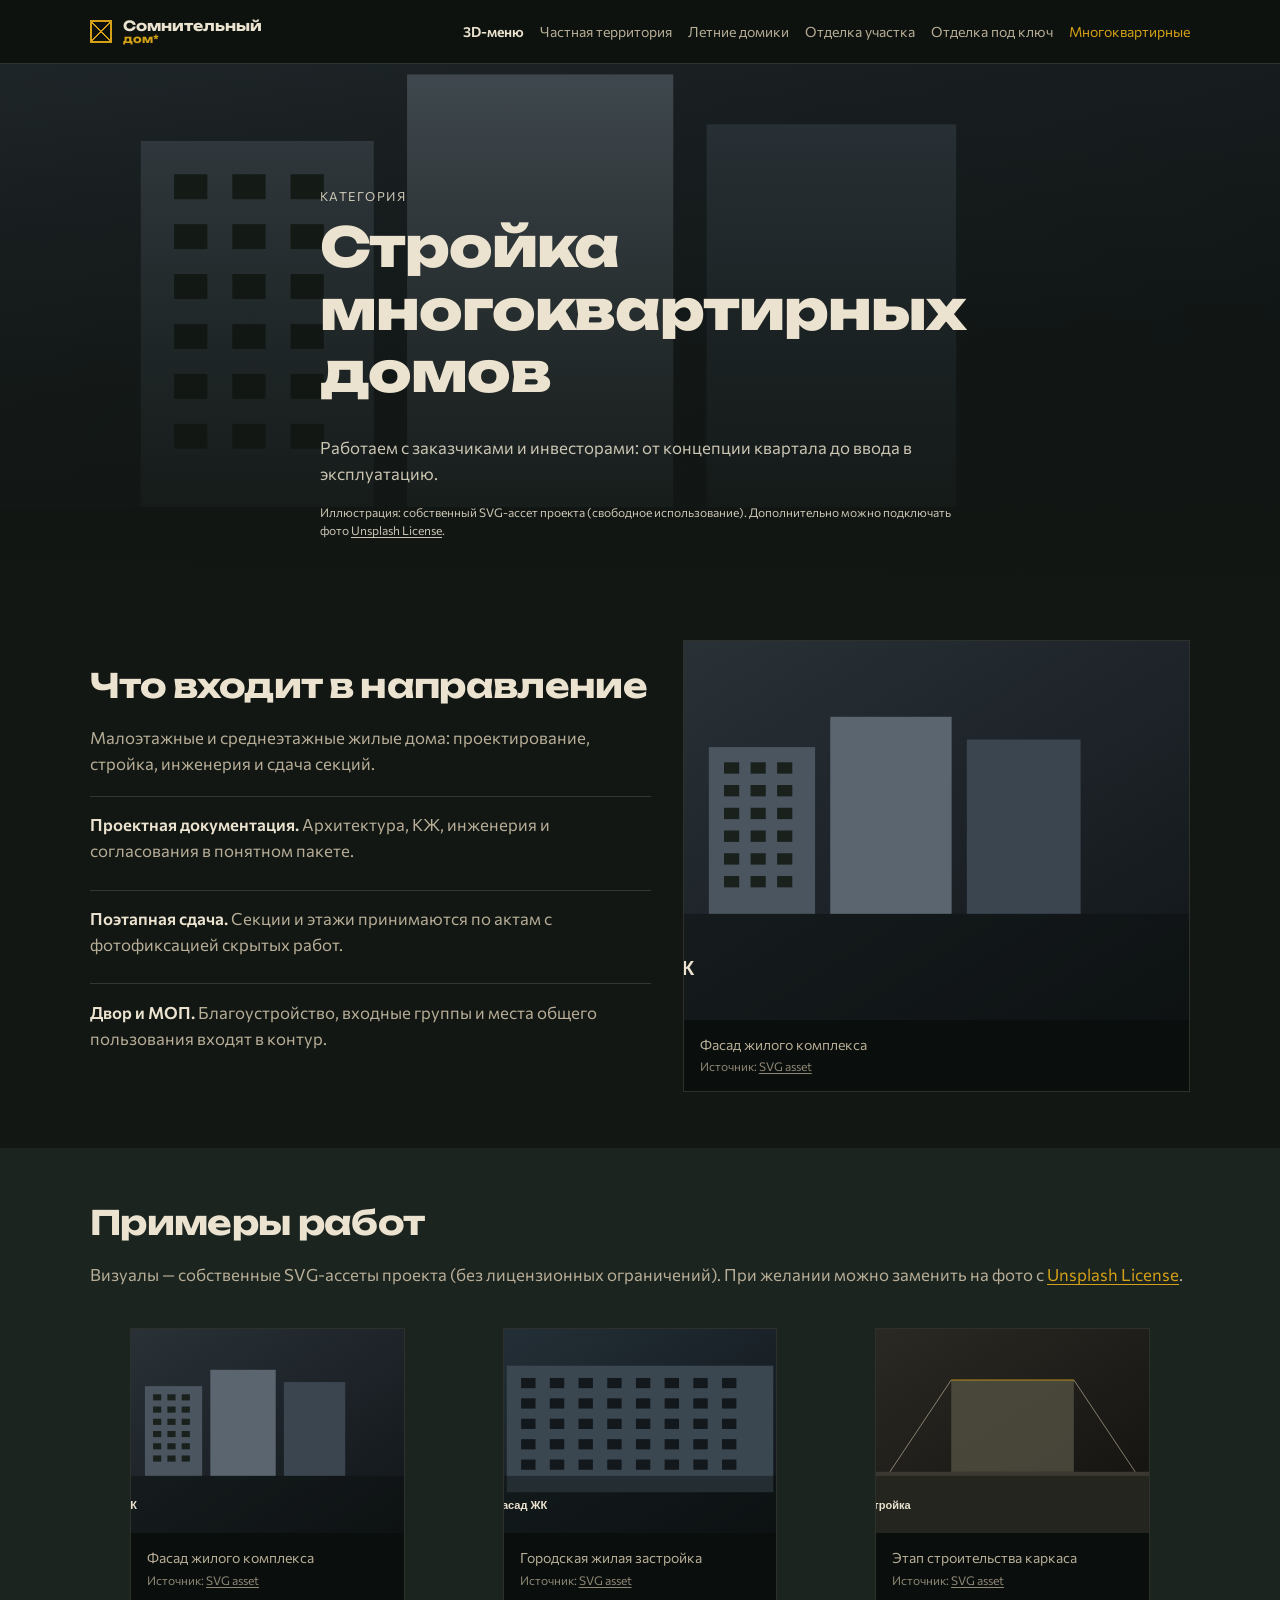
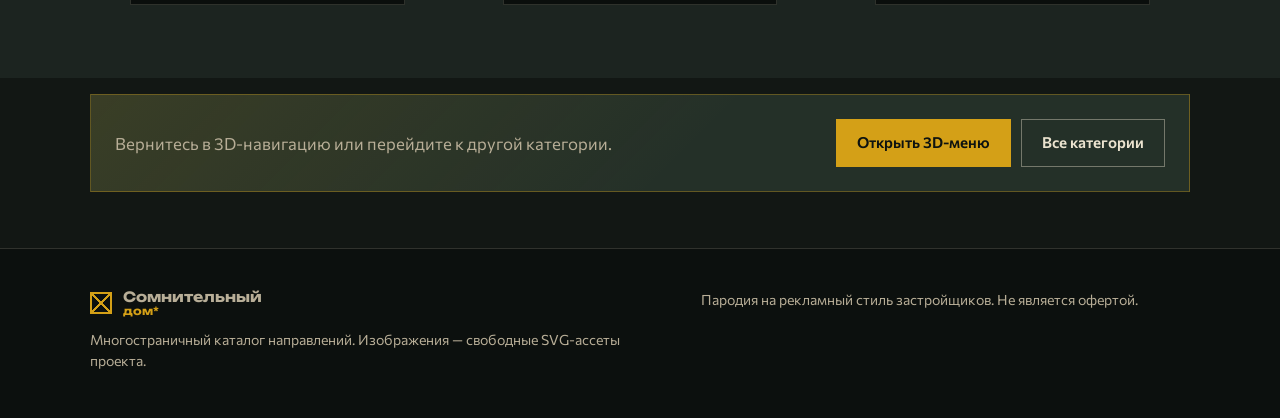
<file: apartments.html>
<!DOCTYPE html>
<html lang="ru">
<head>
  <meta charset="UTF-8" />
  <meta name="viewport" content="width=device-width, initial-scale=1, viewport-fit=cover" />
  <title>Стройка многоквартирных домов — Сомнительный дом</title>
  <meta name="description" content="Малоэтажные и среднеэтажные жилые дома: проектирование, стройка, инженерия и сдача секций." />
  <link rel="preconnect" href="https://fonts.googleapis.com" />
  <link rel="preconnect" href="https://fonts.gstatic.com" crossorigin />
  <link href="https://fonts.googleapis.com/css2?family=Commissioner:wght@400;500;600;700&family=Unbounded:wght@500;700;800&display=swap" rel="stylesheet" />
  <link rel="stylesheet" href="css/site.css" />
</head>
<body>
  <header class="site-header">
    <div class="site-header__inner">
      <a class="logo" href="index.html" aria-label="На главную — 3D-навигация">
        <span class="logo__mark" aria-hidden="true"></span>
        <span class="logo__text">Сомнительный<span>дом*</span></span>
      </a>
      <button class="menu-toggle" type="button" id="menu-toggle" aria-label="Открыть меню" aria-expanded="false" aria-controls="site-nav">
        <span></span><span></span>
      </button>
      <nav class="site-nav" id="site-nav" aria-label="Категории">
        <a class="is-home" href="index.html">3D-меню</a>
          <a href="private.html" class="">Частная территория</a>
          <a href="summer.html" class="">Летние домики</a>
          <a href="landscaping.html" class="">Отделка участка</a>
          <a href="finish.html" class="">Отделка под ключ</a>
          <a href="apartments.html" class="is-active">Многоквартирные</a>
      </nav>
    </div>
  </header>

  <main>
    <section class="page-hero">
      <div class="page-hero__media" style="background-image:url('images/apt-1.svg')" role="img" aria-label="Стройка многоквартирных домов"></div>
      <div class="page-hero__veil"></div>
      <div class="page-hero__content">
        <p class="eyebrow">Категория</p>
        <h1>Стройка многоквартирных домов</h1>
        <p>Работаем с заказчиками и инвесторами: от концепции квартала до ввода в эксплуатацию.</p>
        <p class="photo-credit">Иллюстрация: собственный SVG-ассет проекта (свободное использование). Дополнительно можно подключать фото <a href="https://unsplash.com/license" rel="noopener noreferrer" target="_blank">Unsplash License</a>.</p>
      </div>
    </section>

    <section class="section">
      <div class="wrap grid-2">
        <div>
          <h2>Что входит в направление</h2>
          <p>Малоэтажные и среднеэтажные жилые дома: проектирование, стройка, инженерия и сдача секций.</p>
          <ul class="feature-list">
            <li><strong>Проектная документация.</strong> Архитектура, КЖ, инженерия и согласования в понятном пакете.</li>
            <li><strong>Поэтапная сдача.</strong> Секции и этажи принимаются по актам с фотофиксацией скрытых работ.</li>
            <li><strong>Двор и МОП.</strong> Благоустройство, входные группы и места общего пользования входят в контур.</li>
          </ul>
        </div>
        <div class="photo-card">
          <img src="images/apt-1.svg" alt="Жилой комплекс" width="900" height="675" loading="eager" />
          <figcaption>Фасад жилого комплекса<br /><span class="photo-credit">Источник: <a href="images/apt-1.svg" rel="noopener noreferrer">SVG asset</a></span></figcaption>
        </div>
      </div>
    </section>

    <section class="section section--alt">
      <div class="wrap">
        <h2>Примеры работ</h2>
        <p>Визуалы — собственные SVG-ассеты проекта (без лицензионных ограничений). При желании можно заменить на фото с <a href="https://unsplash.com/license" rel="noopener noreferrer" target="_blank">Unsplash License</a>.</p>
        <div class="grid-3" style="margin-top:1.5rem">
          <figure class="photo-card">
            <img src="images/apt-1.svg" alt="Жилой комплекс" width="800" height="600" loading="lazy" />
            <figcaption>Фасад жилого комплекса<br /><span class="photo-credit">Источник: <a href="images/apt-1.svg" rel="noopener noreferrer">SVG asset</a></span></figcaption>
          </figure>
          <figure class="photo-card">
            <img src="images/apt-2.svg" alt="Городская застройка" width="800" height="600" loading="lazy" />
            <figcaption>Городская жилая застройка<br /><span class="photo-credit">Источник: <a href="images/apt-2.svg" rel="noopener noreferrer">SVG asset</a></span></figcaption>
          </figure>
          <figure class="photo-card">
            <img src="images/apt-3.svg" alt="Строительство" width="800" height="600" loading="lazy" />
            <figcaption>Этап строительства каркаса<br /><span class="photo-credit">Источник: <a href="images/apt-3.svg" rel="noopener noreferrer">SVG asset</a></span></figcaption>
          </figure>
        </div>
      </div>
    </section>

    <div class="wrap">
      <div class="cta-band">
        <p>Вернитесь в 3D-навигацию или перейдите к другой категории.</p>
        <div style="display:flex;flex-wrap:wrap;gap:0.65rem">
          <a class="btn" href="index.html">Открыть 3D-меню</a>
          <a class="btn btn--ghost" href="index.html#list">Все категории</a>
        </div>
      </div>
    </div>
  </main>

  <footer class="site-footer">
    <div class="wrap site-footer__grid">
      <div>
        <p class="logo logo--footer" style="margin-bottom:0.75rem">
          <span class="logo__mark" aria-hidden="true"></span>
          <span class="logo__text">Сомнительный<span>дом*</span></span>
        </p>
        <p>Многостраничный каталог направлений. Изображения — свободные SVG-ассеты проекта.</p>
      </div>
      <div>
        <p>Пародия на рекламный стиль застройщиков. Не является офертой.</p>
      </div>
    </div>
  </footer>

  <script src="js/site.js"></script>
</body>
</html>
</file>
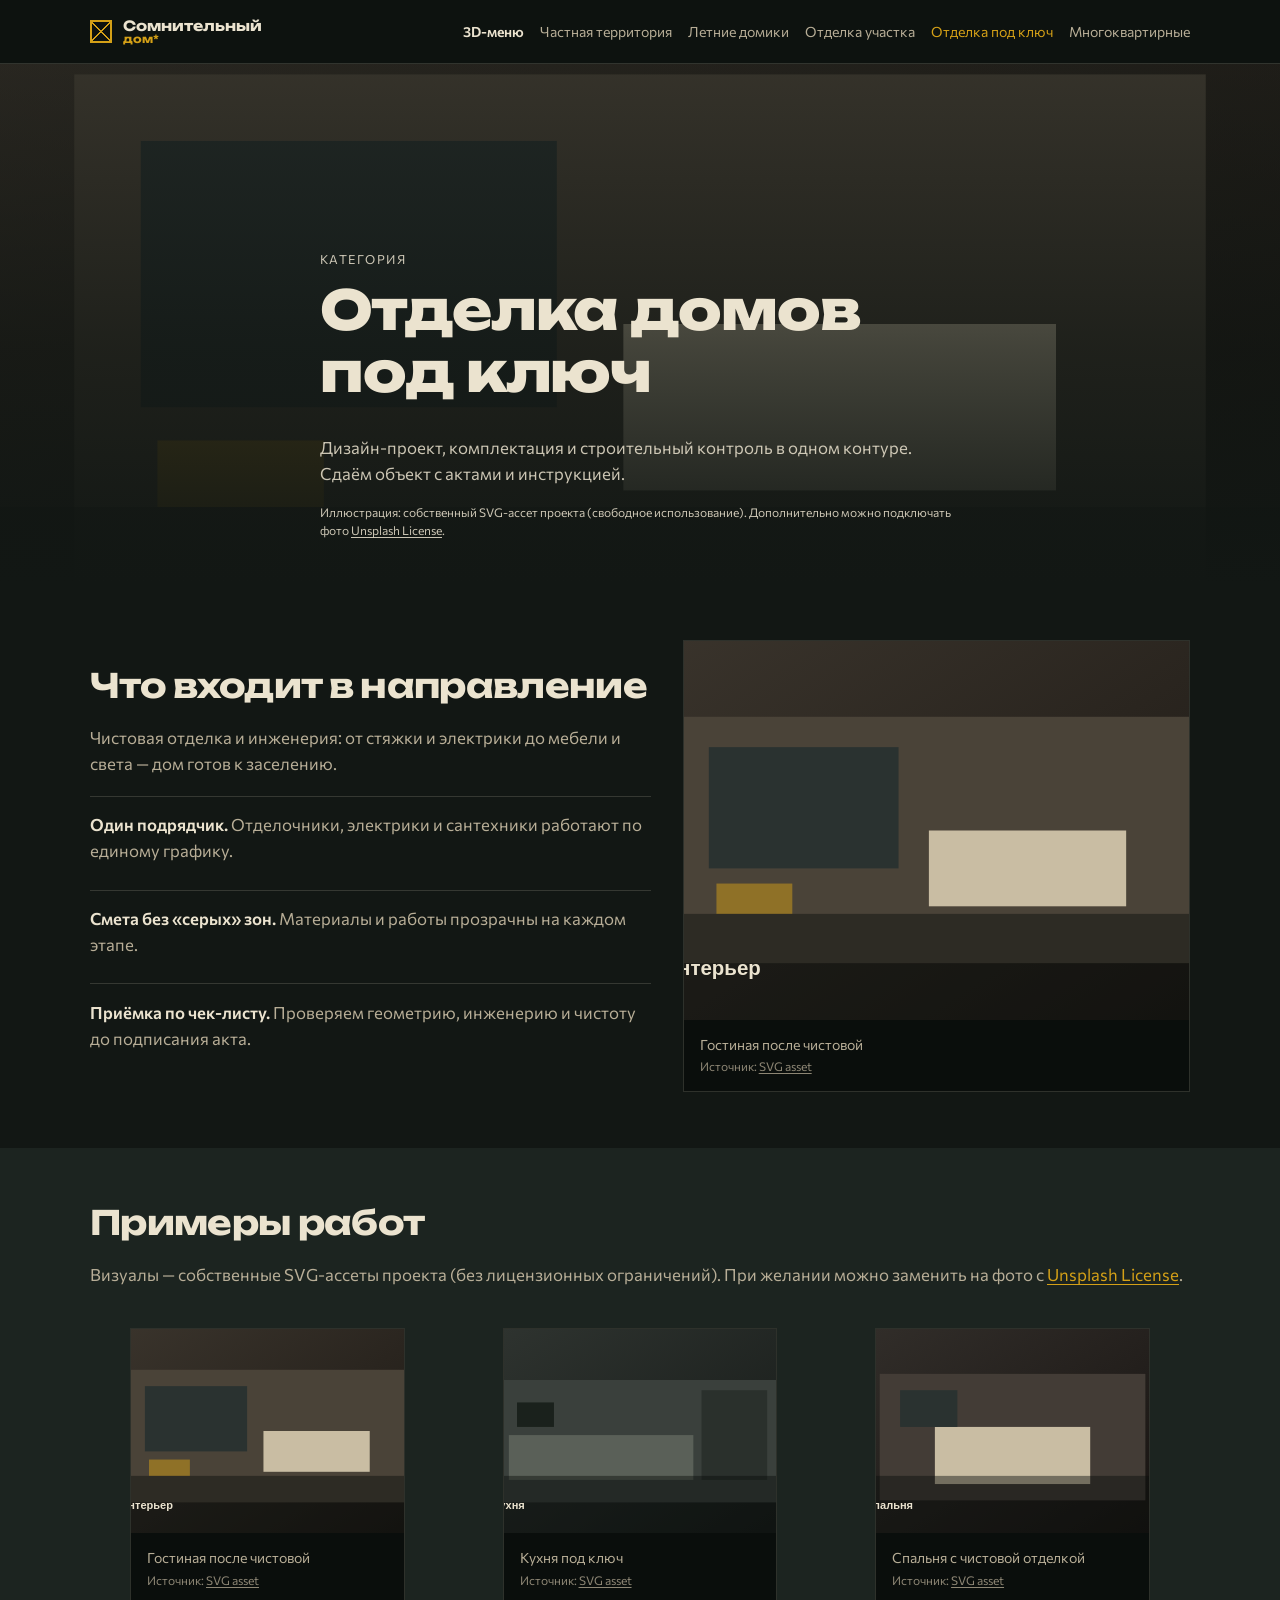
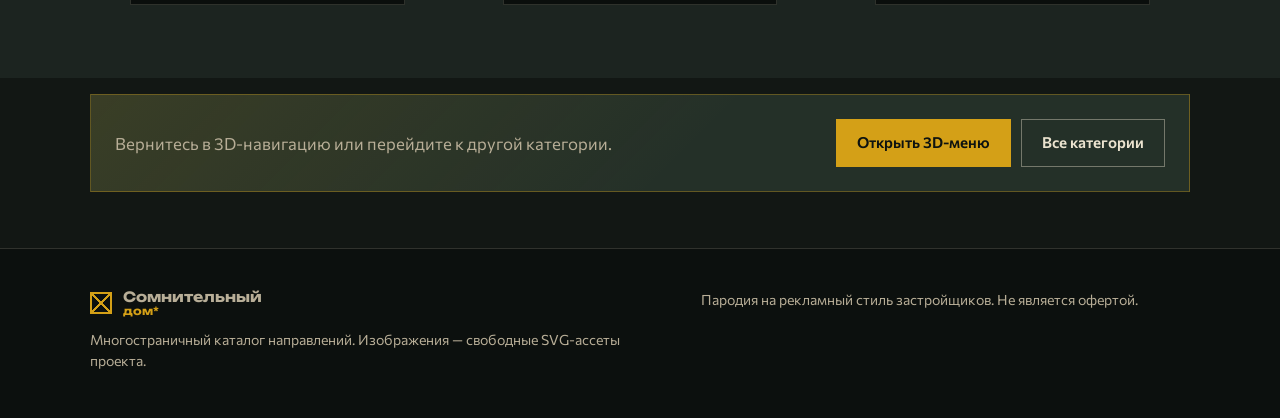
<file: finish.html>
<!DOCTYPE html>
<html lang="ru">
<head>
  <meta charset="UTF-8" />
  <meta name="viewport" content="width=device-width, initial-scale=1, viewport-fit=cover" />
  <title>Отделка домов под ключ — Сомнительный дом</title>
  <meta name="description" content="Чистовая отделка и инженерия: от стяжки и электрики до мебели и света — дом готов к заселению." />
  <link rel="preconnect" href="https://fonts.googleapis.com" />
  <link rel="preconnect" href="https://fonts.gstatic.com" crossorigin />
  <link href="https://fonts.googleapis.com/css2?family=Commissioner:wght@400;500;600;700&family=Unbounded:wght@500;700;800&display=swap" rel="stylesheet" />
  <link rel="stylesheet" href="css/site.css" />
</head>
<body>
  <header class="site-header">
    <div class="site-header__inner">
      <a class="logo" href="index.html" aria-label="На главную — 3D-навигация">
        <span class="logo__mark" aria-hidden="true"></span>
        <span class="logo__text">Сомнительный<span>дом*</span></span>
      </a>
      <button class="menu-toggle" type="button" id="menu-toggle" aria-label="Открыть меню" aria-expanded="false" aria-controls="site-nav">
        <span></span><span></span>
      </button>
      <nav class="site-nav" id="site-nav" aria-label="Категории">
        <a class="is-home" href="index.html">3D-меню</a>
          <a href="private.html" class="">Частная территория</a>
          <a href="summer.html" class="">Летние домики</a>
          <a href="landscaping.html" class="">Отделка участка</a>
          <a href="finish.html" class="is-active">Отделка под ключ</a>
          <a href="apartments.html" class="">Многоквартирные</a>
      </nav>
    </div>
  </header>

  <main>
    <section class="page-hero">
      <div class="page-hero__media" style="background-image:url('images/finish-1.svg')" role="img" aria-label="Отделка домов под ключ"></div>
      <div class="page-hero__veil"></div>
      <div class="page-hero__content">
        <p class="eyebrow">Категория</p>
        <h1>Отделка домов под ключ</h1>
        <p>Дизайн-проект, комплектация и строительный контроль в одном контуре. Сдаём объект с актами и инструкцией.</p>
        <p class="photo-credit">Иллюстрация: собственный SVG-ассет проекта (свободное использование). Дополнительно можно подключать фото <a href="https://unsplash.com/license" rel="noopener noreferrer" target="_blank">Unsplash License</a>.</p>
      </div>
    </section>

    <section class="section">
      <div class="wrap grid-2">
        <div>
          <h2>Что входит в направление</h2>
          <p>Чистовая отделка и инженерия: от стяжки и электрики до мебели и света — дом готов к заселению.</p>
          <ul class="feature-list">
            <li><strong>Один подрядчик.</strong> Отделочники, электрики и сантехники работают по единому графику.</li>
            <li><strong>Смета без «серых» зон.</strong> Материалы и работы прозрачны на каждом этапе.</li>
            <li><strong>Приёмка по чек-листу.</strong> Проверяем геометрию, инженерию и чистоту до подписания акта.</li>
          </ul>
        </div>
        <div class="photo-card">
          <img src="images/finish-1.svg" alt="Гостиная" width="900" height="675" loading="eager" />
          <figcaption>Гостиная после чистовой<br /><span class="photo-credit">Источник: <a href="images/finish-1.svg" rel="noopener noreferrer">SVG asset</a></span></figcaption>
        </div>
      </div>
    </section>

    <section class="section section--alt">
      <div class="wrap">
        <h2>Примеры работ</h2>
        <p>Визуалы — собственные SVG-ассеты проекта (без лицензионных ограничений). При желании можно заменить на фото с <a href="https://unsplash.com/license" rel="noopener noreferrer" target="_blank">Unsplash License</a>.</p>
        <div class="grid-3" style="margin-top:1.5rem">
          <figure class="photo-card">
            <img src="images/finish-1.svg" alt="Гостиная" width="800" height="600" loading="lazy" />
            <figcaption>Гостиная после чистовой<br /><span class="photo-credit">Источник: <a href="images/finish-1.svg" rel="noopener noreferrer">SVG asset</a></span></figcaption>
          </figure>
          <figure class="photo-card">
            <img src="images/finish-2.svg" alt="Кухня" width="800" height="600" loading="lazy" />
            <figcaption>Кухня под ключ<br /><span class="photo-credit">Источник: <a href="images/finish-2.svg" rel="noopener noreferrer">SVG asset</a></span></figcaption>
          </figure>
          <figure class="photo-card">
            <img src="images/finish-3.svg" alt="Спальня" width="800" height="600" loading="lazy" />
            <figcaption>Спальня с чистовой отделкой<br /><span class="photo-credit">Источник: <a href="images/finish-3.svg" rel="noopener noreferrer">SVG asset</a></span></figcaption>
          </figure>
        </div>
      </div>
    </section>

    <div class="wrap">
      <div class="cta-band">
        <p>Вернитесь в 3D-навигацию или перейдите к другой категории.</p>
        <div style="display:flex;flex-wrap:wrap;gap:0.65rem">
          <a class="btn" href="index.html">Открыть 3D-меню</a>
          <a class="btn btn--ghost" href="index.html#list">Все категории</a>
        </div>
      </div>
    </div>
  </main>

  <footer class="site-footer">
    <div class="wrap site-footer__grid">
      <div>
        <p class="logo logo--footer" style="margin-bottom:0.75rem">
          <span class="logo__mark" aria-hidden="true"></span>
          <span class="logo__text">Сомнительный<span>дом*</span></span>
        </p>
        <p>Многостраничный каталог направлений. Изображения — свободные SVG-ассеты проекта.</p>
      </div>
      <div>
        <p>Пародия на рекламный стиль застройщиков. Не является офертой.</p>
      </div>
    </div>
  </footer>

  <script src="js/site.js"></script>
</body>
</html>
</file>
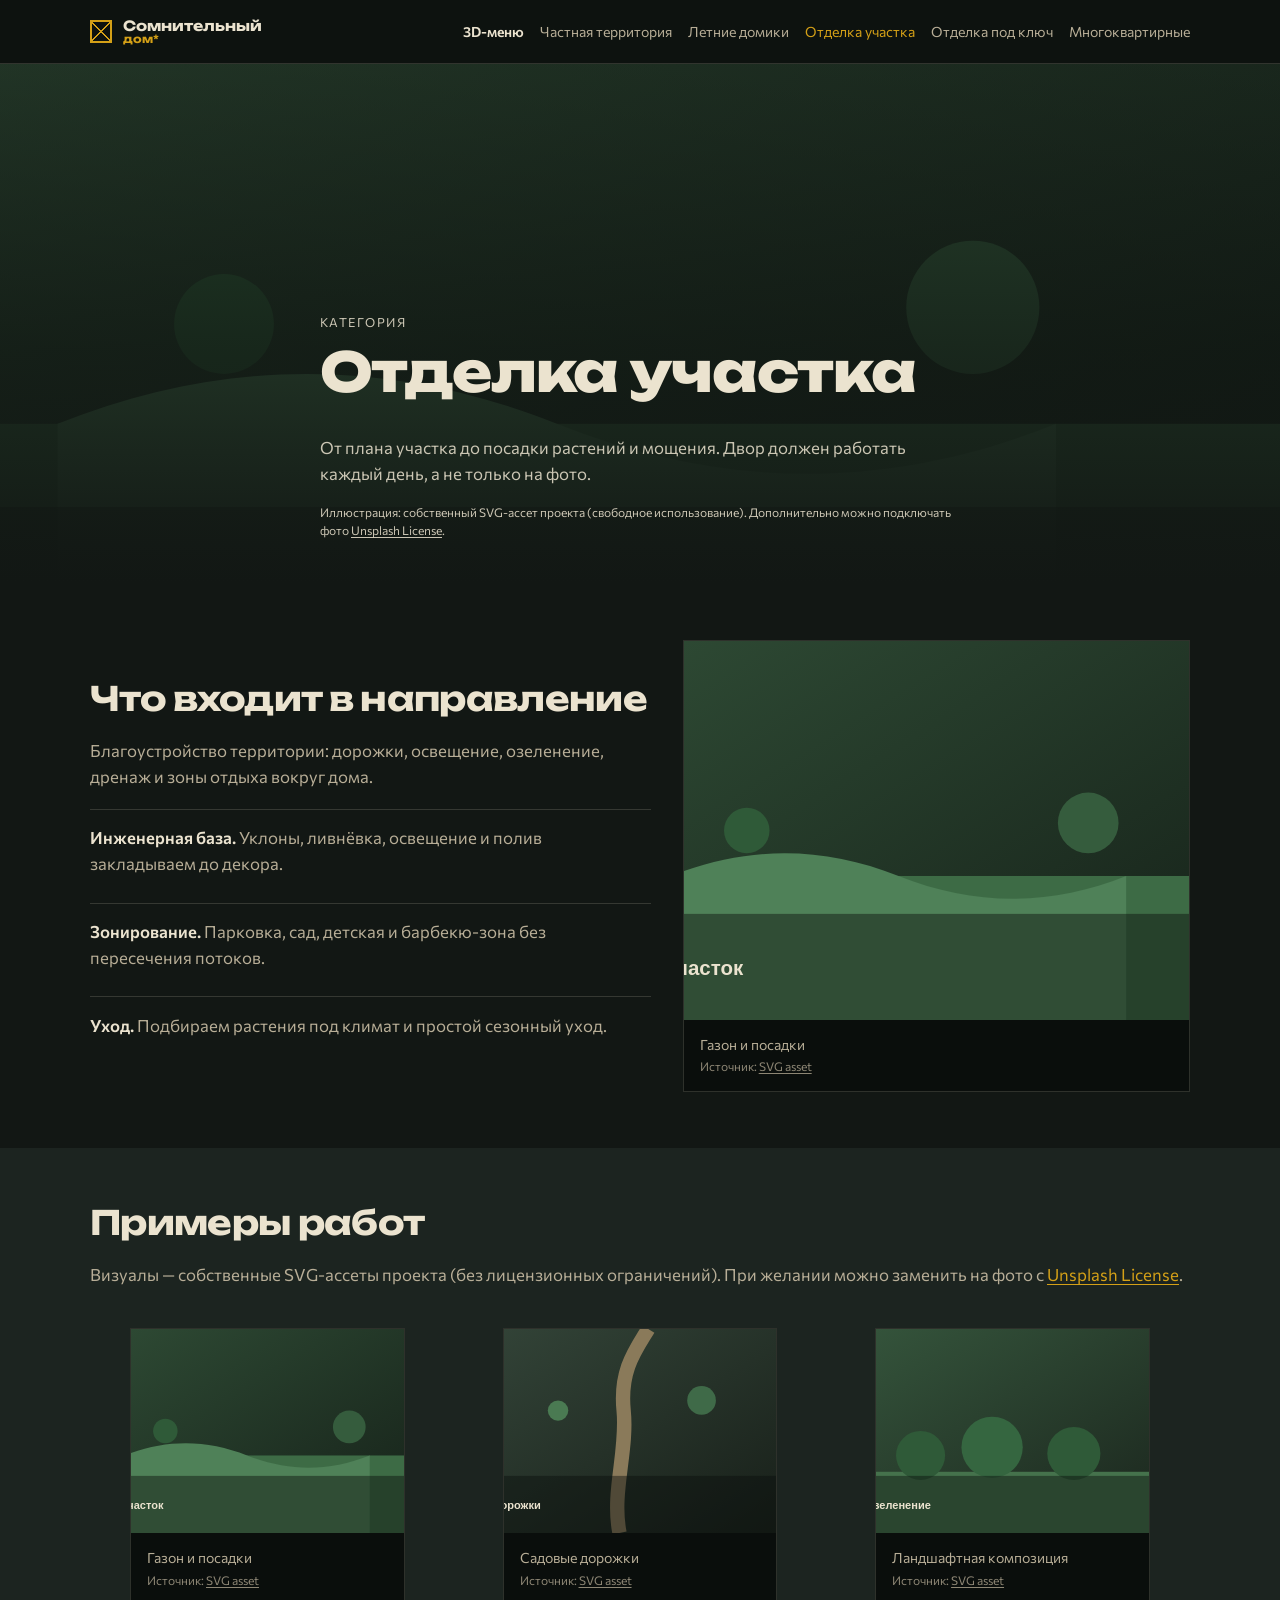
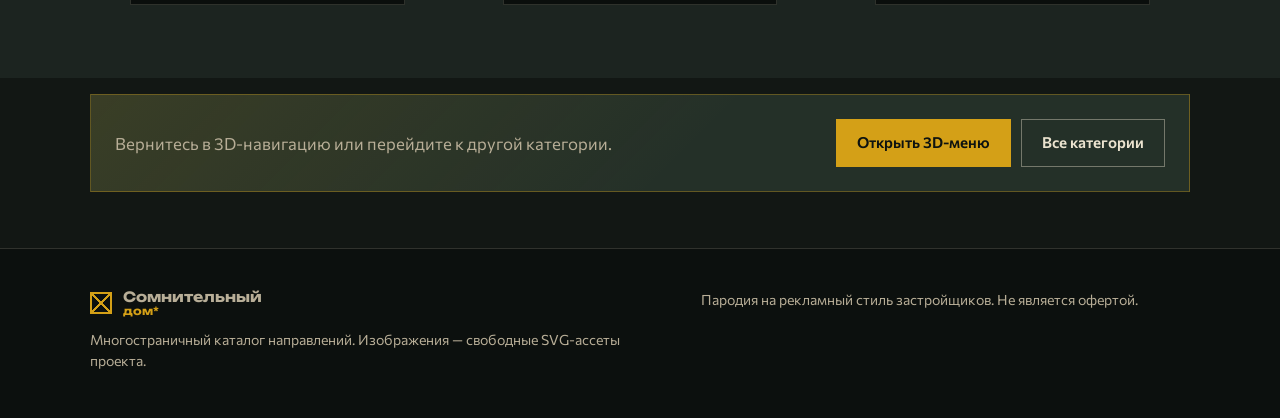
<file: landscaping.html>
<!DOCTYPE html>
<html lang="ru">
<head>
  <meta charset="UTF-8" />
  <meta name="viewport" content="width=device-width, initial-scale=1, viewport-fit=cover" />
  <title>Отделка участка — Сомнительный дом</title>
  <meta name="description" content="Благоустройство территории: дорожки, освещение, озеленение, дренаж и зоны отдыха вокруг дома." />
  <link rel="preconnect" href="https://fonts.googleapis.com" />
  <link rel="preconnect" href="https://fonts.gstatic.com" crossorigin />
  <link href="https://fonts.googleapis.com/css2?family=Commissioner:wght@400;500;600;700&family=Unbounded:wght@500;700;800&display=swap" rel="stylesheet" />
  <link rel="stylesheet" href="css/site.css" />
</head>
<body>
  <header class="site-header">
    <div class="site-header__inner">
      <a class="logo" href="index.html" aria-label="На главную — 3D-навигация">
        <span class="logo__mark" aria-hidden="true"></span>
        <span class="logo__text">Сомнительный<span>дом*</span></span>
      </a>
      <button class="menu-toggle" type="button" id="menu-toggle" aria-label="Открыть меню" aria-expanded="false" aria-controls="site-nav">
        <span></span><span></span>
      </button>
      <nav class="site-nav" id="site-nav" aria-label="Категории">
        <a class="is-home" href="index.html">3D-меню</a>
          <a href="private.html" class="">Частная территория</a>
          <a href="summer.html" class="">Летние домики</a>
          <a href="landscaping.html" class="is-active">Отделка участка</a>
          <a href="finish.html" class="">Отделка под ключ</a>
          <a href="apartments.html" class="">Многоквартирные</a>
      </nav>
    </div>
  </header>

  <main>
    <section class="page-hero">
      <div class="page-hero__media" style="background-image:url('images/land-1.svg')" role="img" aria-label="Отделка участка"></div>
      <div class="page-hero__veil"></div>
      <div class="page-hero__content">
        <p class="eyebrow">Категория</p>
        <h1>Отделка участка</h1>
        <p>От плана участка до посадки растений и мощения. Двор должен работать каждый день, а не только на фото.</p>
        <p class="photo-credit">Иллюстрация: собственный SVG-ассет проекта (свободное использование). Дополнительно можно подключать фото <a href="https://unsplash.com/license" rel="noopener noreferrer" target="_blank">Unsplash License</a>.</p>
      </div>
    </section>

    <section class="section">
      <div class="wrap grid-2">
        <div>
          <h2>Что входит в направление</h2>
          <p>Благоустройство территории: дорожки, освещение, озеленение, дренаж и зоны отдыха вокруг дома.</p>
          <ul class="feature-list">
            <li><strong>Инженерная база.</strong> Уклоны, ливнёвка, освещение и полив закладываем до декора.</li>
            <li><strong>Зонирование.</strong> Парковка, сад, детская и барбекю-зона без пересечения потоков.</li>
            <li><strong>Уход.</strong> Подбираем растения под климат и простой сезонный уход.</li>
          </ul>
        </div>
        <div class="photo-card">
          <img src="images/land-1.svg" alt="Озеленение" width="900" height="675" loading="eager" />
          <figcaption>Газон и посадки<br /><span class="photo-credit">Источник: <a href="images/land-1.svg" rel="noopener noreferrer">SVG asset</a></span></figcaption>
        </div>
      </div>
    </section>

    <section class="section section--alt">
      <div class="wrap">
        <h2>Примеры работ</h2>
        <p>Визуалы — собственные SVG-ассеты проекта (без лицензионных ограничений). При желании можно заменить на фото с <a href="https://unsplash.com/license" rel="noopener noreferrer" target="_blank">Unsplash License</a>.</p>
        <div class="grid-3" style="margin-top:1.5rem">
          <figure class="photo-card">
            <img src="images/land-1.svg" alt="Озеленение" width="800" height="600" loading="lazy" />
            <figcaption>Газон и посадки<br /><span class="photo-credit">Источник: <a href="images/land-1.svg" rel="noopener noreferrer">SVG asset</a></span></figcaption>
          </figure>
          <figure class="photo-card">
            <img src="images/land-2.svg" alt="Дорожки" width="800" height="600" loading="lazy" />
            <figcaption>Садовые дорожки<br /><span class="photo-credit">Источник: <a href="images/land-2.svg" rel="noopener noreferrer">SVG asset</a></span></figcaption>
          </figure>
          <figure class="photo-card">
            <img src="images/land-3.svg" alt="Сад" width="800" height="600" loading="lazy" />
            <figcaption>Ландшафтная композиция<br /><span class="photo-credit">Источник: <a href="images/land-3.svg" rel="noopener noreferrer">SVG asset</a></span></figcaption>
          </figure>
        </div>
      </div>
    </section>

    <div class="wrap">
      <div class="cta-band">
        <p>Вернитесь в 3D-навигацию или перейдите к другой категории.</p>
        <div style="display:flex;flex-wrap:wrap;gap:0.65rem">
          <a class="btn" href="index.html">Открыть 3D-меню</a>
          <a class="btn btn--ghost" href="index.html#list">Все категории</a>
        </div>
      </div>
    </div>
  </main>

  <footer class="site-footer">
    <div class="wrap site-footer__grid">
      <div>
        <p class="logo logo--footer" style="margin-bottom:0.75rem">
          <span class="logo__mark" aria-hidden="true"></span>
          <span class="logo__text">Сомнительный<span>дом*</span></span>
        </p>
        <p>Многостраничный каталог направлений. Изображения — свободные SVG-ассеты проекта.</p>
      </div>
      <div>
        <p>Пародия на рекламный стиль застройщиков. Не является офертой.</p>
      </div>
    </div>
  </footer>

  <script src="js/site.js"></script>
</body>
</html>
</file>
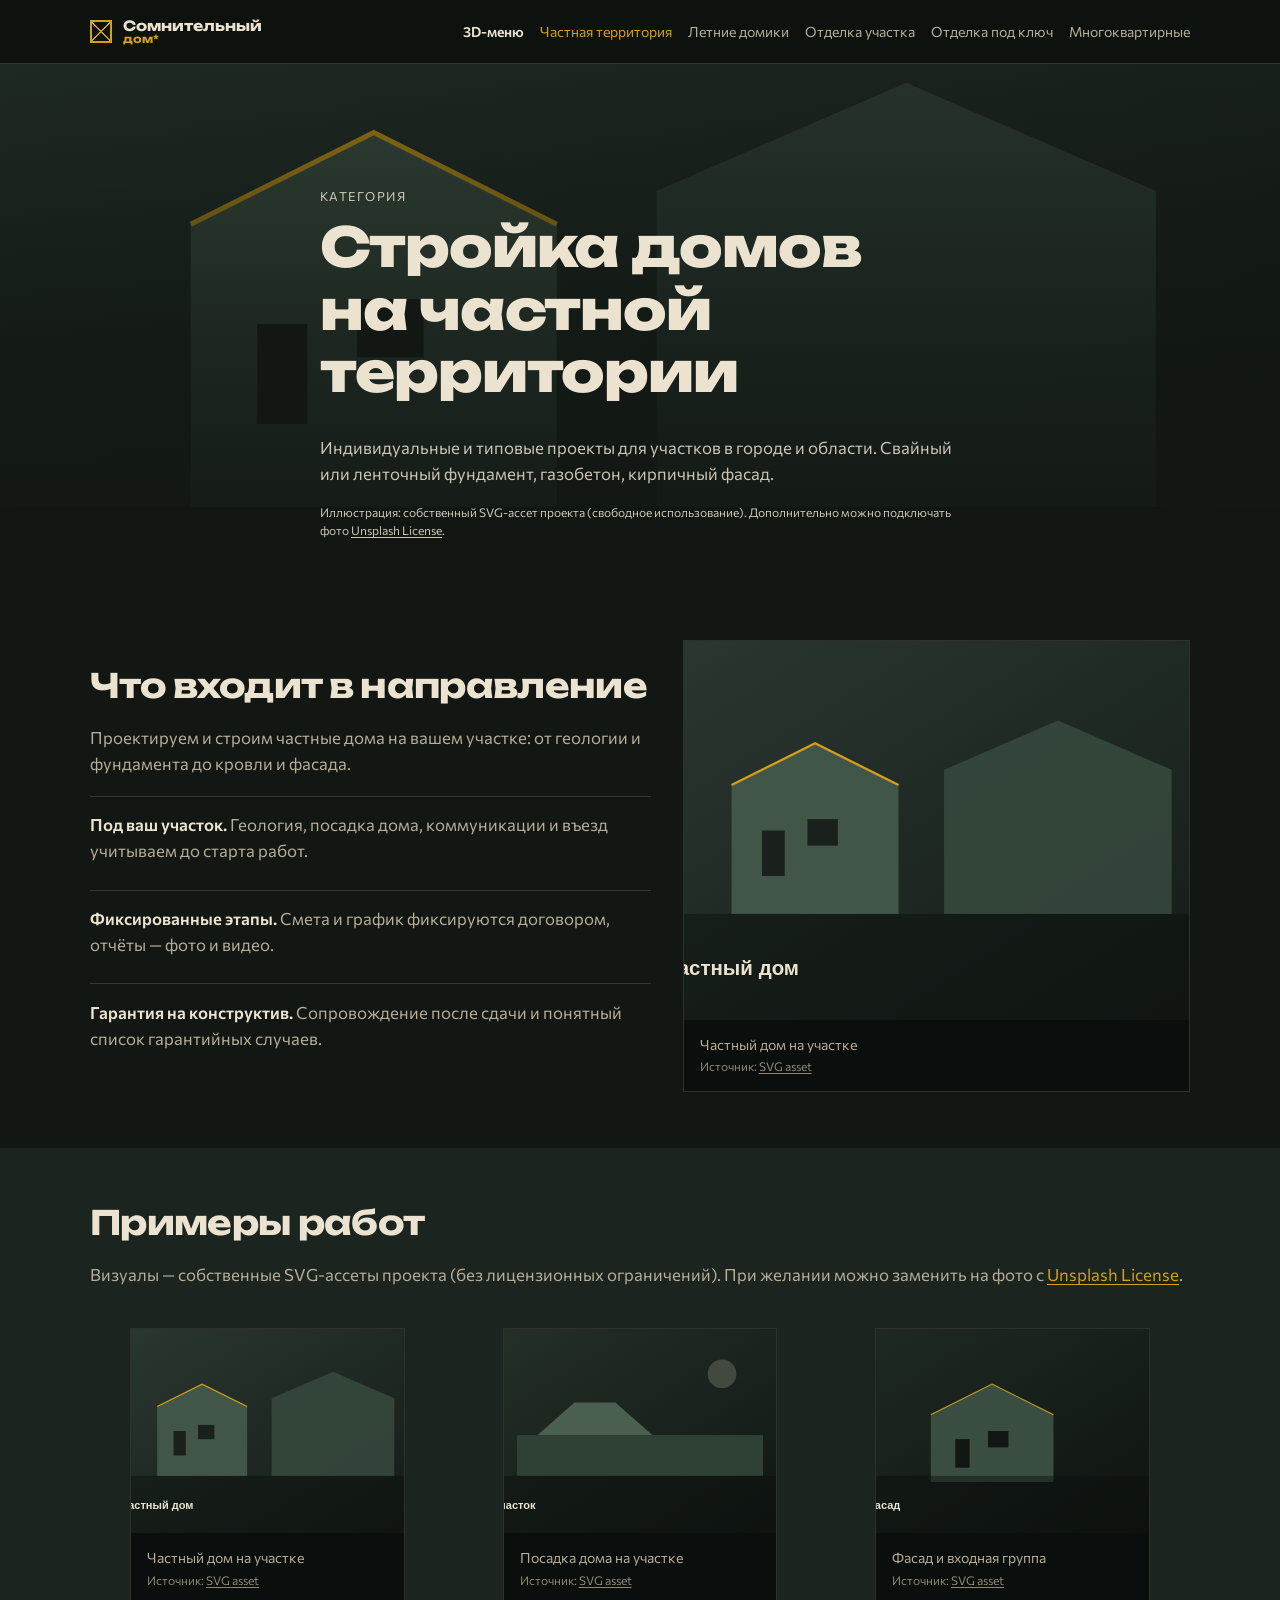
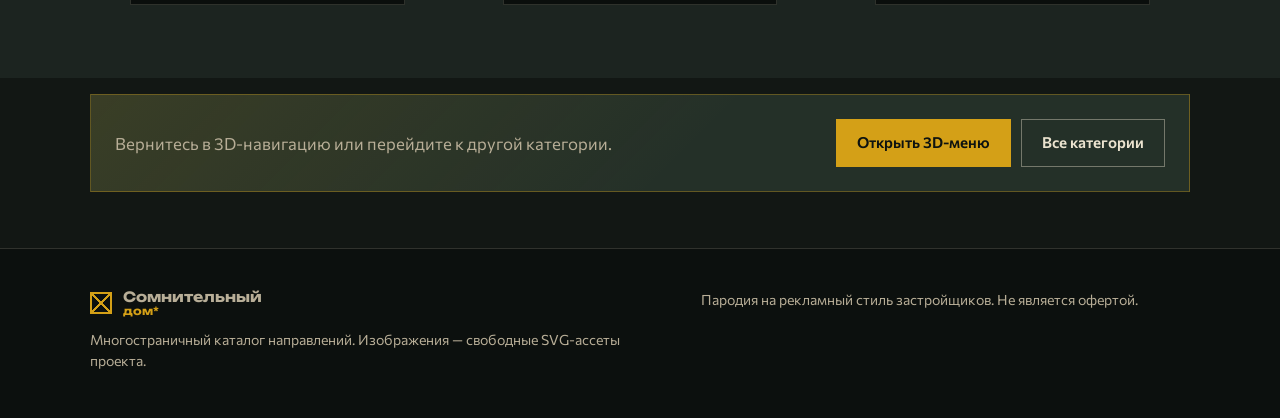
<file: private.html>
<!DOCTYPE html>
<html lang="ru">
<head>
  <meta charset="UTF-8" />
  <meta name="viewport" content="width=device-width, initial-scale=1, viewport-fit=cover" />
  <title>Стройка домов на частной территории — Сомнительный дом</title>
  <meta name="description" content="Проектируем и строим частные дома на вашем участке: от геологии и фундамента до кровли и фасада." />
  <link rel="preconnect" href="https://fonts.googleapis.com" />
  <link rel="preconnect" href="https://fonts.gstatic.com" crossorigin />
  <link href="https://fonts.googleapis.com/css2?family=Commissioner:wght@400;500;600;700&family=Unbounded:wght@500;700;800&display=swap" rel="stylesheet" />
  <link rel="stylesheet" href="css/site.css" />
</head>
<body>
  <header class="site-header">
    <div class="site-header__inner">
      <a class="logo" href="index.html" aria-label="На главную — 3D-навигация">
        <span class="logo__mark" aria-hidden="true"></span>
        <span class="logo__text">Сомнительный<span>дом*</span></span>
      </a>
      <button class="menu-toggle" type="button" id="menu-toggle" aria-label="Открыть меню" aria-expanded="false" aria-controls="site-nav">
        <span></span><span></span>
      </button>
      <nav class="site-nav" id="site-nav" aria-label="Категории">
        <a class="is-home" href="index.html">3D-меню</a>
          <a href="private.html" class="is-active">Частная территория</a>
          <a href="summer.html" class="">Летние домики</a>
          <a href="landscaping.html" class="">Отделка участка</a>
          <a href="finish.html" class="">Отделка под ключ</a>
          <a href="apartments.html" class="">Многоквартирные</a>
      </nav>
    </div>
  </header>

  <main>
    <section class="page-hero">
      <div class="page-hero__media" style="background-image:url('images/private-1.svg')" role="img" aria-label="Стройка домов на частной территории"></div>
      <div class="page-hero__veil"></div>
      <div class="page-hero__content">
        <p class="eyebrow">Категория</p>
        <h1>Стройка домов на частной территории</h1>
        <p>Индивидуальные и типовые проекты для участков в городе и области. Свайный или ленточный фундамент, газобетон, кирпичный фасад.</p>
        <p class="photo-credit">Иллюстрация: собственный SVG-ассет проекта (свободное использование). Дополнительно можно подключать фото <a href="https://unsplash.com/license" rel="noopener noreferrer" target="_blank">Unsplash License</a>.</p>
      </div>
    </section>

    <section class="section">
      <div class="wrap grid-2">
        <div>
          <h2>Что входит в направление</h2>
          <p>Проектируем и строим частные дома на вашем участке: от геологии и фундамента до кровли и фасада.</p>
          <ul class="feature-list">
            <li><strong>Под ваш участок.</strong> Геология, посадка дома, коммуникации и въезд учитываем до старта работ.</li>
            <li><strong>Фиксированные этапы.</strong> Смета и график фиксируются договором, отчёты — фото и видео.</li>
            <li><strong>Гарантия на конструктив.</strong> Сопровождение после сдачи и понятный список гарантийных случаев.</li>
          </ul>
        </div>
        <div class="photo-card">
          <img src="images/private-1.svg" alt="Частный дом" width="900" height="675" loading="eager" />
          <figcaption>Частный дом на участке<br /><span class="photo-credit">Источник: <a href="images/private-1.svg" rel="noopener noreferrer">SVG asset</a></span></figcaption>
        </div>
      </div>
    </section>

    <section class="section section--alt">
      <div class="wrap">
        <h2>Примеры работ</h2>
        <p>Визуалы — собственные SVG-ассеты проекта (без лицензионных ограничений). При желании можно заменить на фото с <a href="https://unsplash.com/license" rel="noopener noreferrer" target="_blank">Unsplash License</a>.</p>
        <div class="grid-3" style="margin-top:1.5rem">
          <figure class="photo-card">
            <img src="images/private-1.svg" alt="Частный дом" width="800" height="600" loading="lazy" />
            <figcaption>Частный дом на участке<br /><span class="photo-credit">Источник: <a href="images/private-1.svg" rel="noopener noreferrer">SVG asset</a></span></figcaption>
          </figure>
          <figure class="photo-card">
            <img src="images/private-2.svg" alt="Участок с домом" width="800" height="600" loading="lazy" />
            <figcaption>Посадка дома на участке<br /><span class="photo-credit">Источник: <a href="images/private-2.svg" rel="noopener noreferrer">SVG asset</a></span></figcaption>
          </figure>
          <figure class="photo-card">
            <img src="images/private-3.svg" alt="Фасад дома" width="800" height="600" loading="lazy" />
            <figcaption>Фасад и входная группа<br /><span class="photo-credit">Источник: <a href="images/private-3.svg" rel="noopener noreferrer">SVG asset</a></span></figcaption>
          </figure>
        </div>
      </div>
    </section>

    <div class="wrap">
      <div class="cta-band">
        <p>Вернитесь в 3D-навигацию или перейдите к другой категории.</p>
        <div style="display:flex;flex-wrap:wrap;gap:0.65rem">
          <a class="btn" href="index.html">Открыть 3D-меню</a>
          <a class="btn btn--ghost" href="index.html#list">Все категории</a>
        </div>
      </div>
    </div>
  </main>

  <footer class="site-footer">
    <div class="wrap site-footer__grid">
      <div>
        <p class="logo logo--footer" style="margin-bottom:0.75rem">
          <span class="logo__mark" aria-hidden="true"></span>
          <span class="logo__text">Сомнительный<span>дом*</span></span>
        </p>
        <p>Многостраничный каталог направлений. Изображения — свободные SVG-ассеты проекта.</p>
      </div>
      <div>
        <p>Пародия на рекламный стиль застройщиков. Не является офертой.</p>
      </div>
    </div>
  </footer>

  <script src="js/site.js"></script>
</body>
</html>
</file>
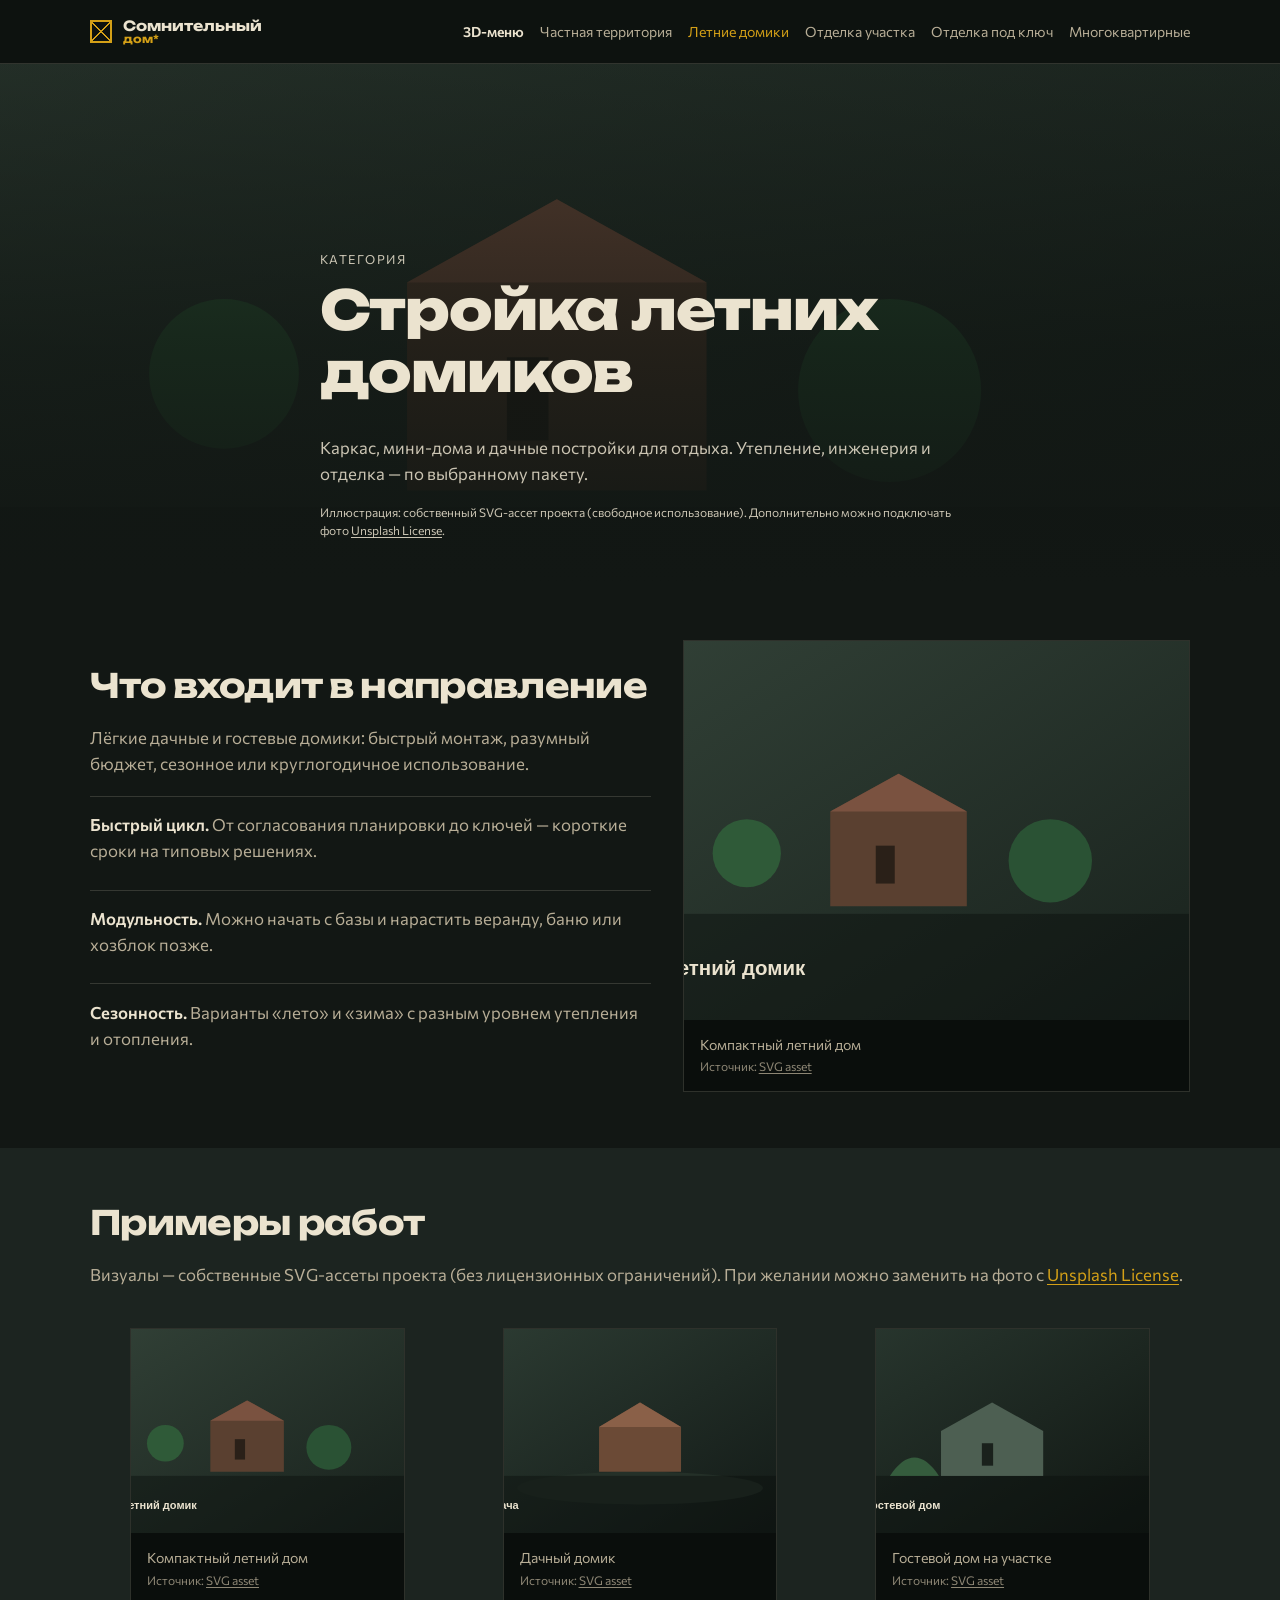
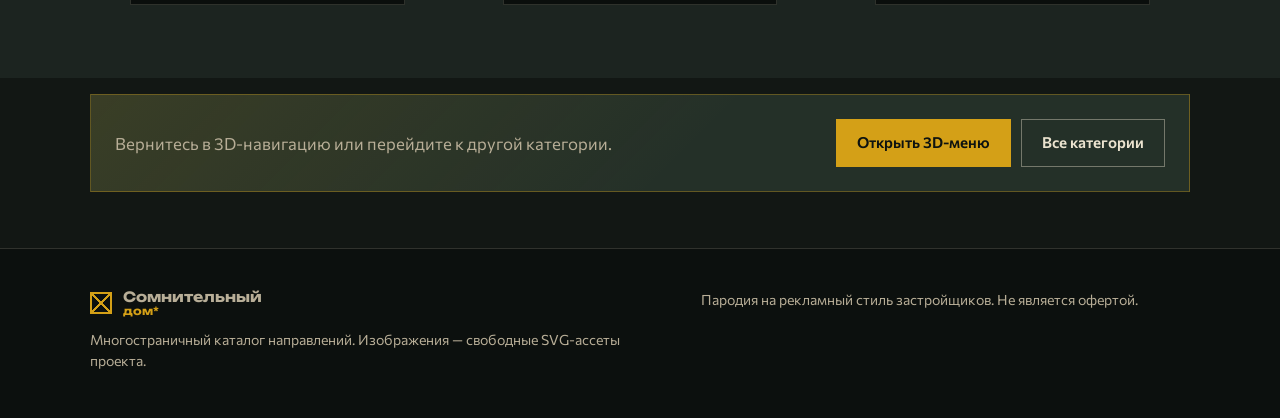
<file: summer.html>
<!DOCTYPE html>
<html lang="ru">
<head>
  <meta charset="UTF-8" />
  <meta name="viewport" content="width=device-width, initial-scale=1, viewport-fit=cover" />
  <title>Стройка летних домиков — Сомнительный дом</title>
  <meta name="description" content="Лёгкие дачные и гостевые домики: быстрый монтаж, разумный бюджет, сезонное или круглогодичное использование." />
  <link rel="preconnect" href="https://fonts.googleapis.com" />
  <link rel="preconnect" href="https://fonts.gstatic.com" crossorigin />
  <link href="https://fonts.googleapis.com/css2?family=Commissioner:wght@400;500;600;700&family=Unbounded:wght@500;700;800&display=swap" rel="stylesheet" />
  <link rel="stylesheet" href="css/site.css" />
</head>
<body>
  <header class="site-header">
    <div class="site-header__inner">
      <a class="logo" href="index.html" aria-label="На главную — 3D-навигация">
        <span class="logo__mark" aria-hidden="true"></span>
        <span class="logo__text">Сомнительный<span>дом*</span></span>
      </a>
      <button class="menu-toggle" type="button" id="menu-toggle" aria-label="Открыть меню" aria-expanded="false" aria-controls="site-nav">
        <span></span><span></span>
      </button>
      <nav class="site-nav" id="site-nav" aria-label="Категории">
        <a class="is-home" href="index.html">3D-меню</a>
          <a href="private.html" class="">Частная территория</a>
          <a href="summer.html" class="is-active">Летние домики</a>
          <a href="landscaping.html" class="">Отделка участка</a>
          <a href="finish.html" class="">Отделка под ключ</a>
          <a href="apartments.html" class="">Многоквартирные</a>
      </nav>
    </div>
  </header>

  <main>
    <section class="page-hero">
      <div class="page-hero__media" style="background-image:url('images/summer-1.svg')" role="img" aria-label="Стройка летних домиков"></div>
      <div class="page-hero__veil"></div>
      <div class="page-hero__content">
        <p class="eyebrow">Категория</p>
        <h1>Стройка летних домиков</h1>
        <p>Каркас, мини-дома и дачные постройки для отдыха. Утепление, инженерия и отделка — по выбранному пакету.</p>
        <p class="photo-credit">Иллюстрация: собственный SVG-ассет проекта (свободное использование). Дополнительно можно подключать фото <a href="https://unsplash.com/license" rel="noopener noreferrer" target="_blank">Unsplash License</a>.</p>
      </div>
    </section>

    <section class="section">
      <div class="wrap grid-2">
        <div>
          <h2>Что входит в направление</h2>
          <p>Лёгкие дачные и гостевые домики: быстрый монтаж, разумный бюджет, сезонное или круглогодичное использование.</p>
          <ul class="feature-list">
            <li><strong>Быстрый цикл.</strong> От согласования планировки до ключей — короткие сроки на типовых решениях.</li>
            <li><strong>Модульность.</strong> Можно начать с базы и нарастить веранду, баню или хозблок позже.</li>
            <li><strong>Сезонность.</strong> Варианты «лето» и «зима» с разным уровнем утепления и отопления.</li>
          </ul>
        </div>
        <div class="photo-card">
          <img src="images/summer-1.svg" alt="Летний домик" width="900" height="675" loading="eager" />
          <figcaption>Компактный летний дом<br /><span class="photo-credit">Источник: <a href="images/summer-1.svg" rel="noopener noreferrer">SVG asset</a></span></figcaption>
        </div>
      </div>
    </section>

    <section class="section section--alt">
      <div class="wrap">
        <h2>Примеры работ</h2>
        <p>Визуалы — собственные SVG-ассеты проекта (без лицензионных ограничений). При желании можно заменить на фото с <a href="https://unsplash.com/license" rel="noopener noreferrer" target="_blank">Unsplash License</a>.</p>
        <div class="grid-3" style="margin-top:1.5rem">
          <figure class="photo-card">
            <img src="images/summer-1.svg" alt="Летний домик" width="800" height="600" loading="lazy" />
            <figcaption>Компактный летний дом<br /><span class="photo-credit">Источник: <a href="images/summer-1.svg" rel="noopener noreferrer">SVG asset</a></span></figcaption>
          </figure>
          <figure class="photo-card">
            <img src="images/summer-2.svg" alt="Дача" width="800" height="600" loading="lazy" />
            <figcaption>Дачный домик<br /><span class="photo-credit">Источник: <a href="images/summer-2.svg" rel="noopener noreferrer">SVG asset</a></span></figcaption>
          </figure>
          <figure class="photo-card">
            <img src="images/summer-3.svg" alt="Гостевой дом" width="800" height="600" loading="lazy" />
            <figcaption>Гостевой дом на участке<br /><span class="photo-credit">Источник: <a href="images/summer-3.svg" rel="noopener noreferrer">SVG asset</a></span></figcaption>
          </figure>
        </div>
      </div>
    </section>

    <div class="wrap">
      <div class="cta-band">
        <p>Вернитесь в 3D-навигацию или перейдите к другой категории.</p>
        <div style="display:flex;flex-wrap:wrap;gap:0.65rem">
          <a class="btn" href="index.html">Открыть 3D-меню</a>
          <a class="btn btn--ghost" href="index.html#list">Все категории</a>
        </div>
      </div>
    </div>
  </main>

  <footer class="site-footer">
    <div class="wrap site-footer__grid">
      <div>
        <p class="logo logo--footer" style="margin-bottom:0.75rem">
          <span class="logo__mark" aria-hidden="true"></span>
          <span class="logo__text">Сомнительный<span>дом*</span></span>
        </p>
        <p>Многостраничный каталог направлений. Изображения — свободные SVG-ассеты проекта.</p>
      </div>
      <div>
        <p>Пародия на рекламный стиль застройщиков. Не является офертой.</p>
      </div>
    </div>
  </footer>

  <script src="js/site.js"></script>
</body>
</html>
</file>
<file: css/site.css>
:root {
  --bg: #121714;
  --bg-2: #1c2420;
  --sand: #ebe3cf;
  --sand-dim: #b8ae97;
  --ink: #0e1310;
  --accent: #d4a017;
  --line: rgba(235, 227, 207, 0.16);
  --font-display: "Unbounded", system-ui, sans-serif;
  --font-body: "Commissioner", system-ui, sans-serif;
  --ease: cubic-bezier(0.22, 1, 0.36, 1);
  --header-h: 4rem;
}

*,
*::before,
*::after {
  box-sizing: border-box;
}

html {
  scroll-behavior: smooth;
}

body {
  margin: 0;
  font-family: var(--font-body);
  font-size: 1.05rem;
  line-height: 1.55;
  color: var(--sand);
  background: var(--bg);
  overflow-x: hidden;
}

img {
  max-width: 100%;
  display: block;
  height: auto;
}

a {
  color: var(--accent);
  text-decoration-thickness: 1px;
  text-underline-offset: 0.2em;
}

a:hover {
  color: var(--sand);
}

h1,
h2,
h3 {
  font-family: var(--font-display);
  font-weight: 700;
  line-height: 1.15;
  letter-spacing: -0.02em;
  margin: 0 0 0.55em;
}

h1 {
  font-size: clamp(1.8rem, 5vw, 3.4rem);
  font-weight: 800;
}

h2 {
  font-size: clamp(1.35rem, 3.2vw, 2.1rem);
}

p {
  margin: 0 0 1em;
  color: var(--sand-dim);
}

.wrap {
  width: min(1100px, calc(100% - 2rem));
  margin-inline: auto;
}

.btn {
  display: inline-flex;
  align-items: center;
  justify-content: center;
  min-height: 3rem;
  padding: 0.75rem 1.25rem;
  border: 1px solid var(--accent);
  background: var(--accent);
  color: var(--ink);
  font: 600 0.95rem/1 var(--font-body);
  text-decoration: none;
  cursor: pointer;
  transition: transform 0.3s var(--ease), background 0.2s ease;
}

.btn:hover {
  background: #e3b42a;
  color: var(--ink);
  transform: translateY(-2px);
}

.btn--ghost {
  background: transparent;
  color: var(--sand);
  border-color: rgba(235, 227, 207, 0.4);
}

.btn--ghost:hover {
  background: rgba(235, 227, 207, 0.08);
  color: var(--sand);
}

/* Header */
.site-header {
  position: sticky;
  top: 0;
  z-index: 40;
  height: var(--header-h);
  display: flex;
  align-items: center;
  background: rgba(14, 19, 16, 0.92);
  backdrop-filter: blur(12px);
  border-bottom: 1px solid var(--line);
}

.site-header__inner {
  width: min(1100px, calc(100% - 2rem));
  margin-inline: auto;
  display: flex;
  align-items: center;
  justify-content: space-between;
  gap: 1rem;
}

.logo {
  display: inline-flex;
  align-items: center;
  gap: 0.65rem;
  color: inherit;
  text-decoration: none;
}

.logo__mark {
  width: 1.4rem;
  height: 1.4rem;
  border: 2px solid var(--accent);
  background:
    linear-gradient(135deg, transparent 46%, var(--accent) 46% 54%, transparent 54%),
    linear-gradient(45deg, transparent 46%, var(--accent) 46% 54%, transparent 54%);
  flex-shrink: 0;
}

.logo__text {
  font-family: var(--font-display);
  font-size: 0.88rem;
  font-weight: 700;
  line-height: 1.1;
}

.logo__text span {
  display: block;
  color: var(--accent);
  font-size: 0.78em;
}

.menu-toggle {
  display: none;
  width: 2.75rem;
  height: 2.75rem;
  border: 1px solid var(--line);
  background: transparent;
  color: var(--sand);
  cursor: pointer;
  padding: 0;
}

.menu-toggle span {
  display: block;
  width: 1.1rem;
  height: 2px;
  margin: 0.28rem auto;
  background: currentColor;
  transition: transform 0.25s var(--ease);
}

.site-nav {
  display: flex;
  flex-wrap: wrap;
  gap: 0.35rem 1rem;
  align-items: center;
}

.site-nav a {
  color: var(--sand-dim);
  text-decoration: none;
  font-size: 0.88rem;
  white-space: nowrap;
}

.site-nav a:hover,
.site-nav a.is-active {
  color: var(--accent);
}

.site-nav a.is-home {
  color: var(--sand);
  font-weight: 600;
}

/* Category page */
.page-hero {
  position: relative;
  min-height: min(62vh, 520px);
  display: grid;
  align-items: end;
  overflow: hidden;
}

.page-hero__media {
  position: absolute;
  inset: 0;
  background-size: cover;
  background-position: center;
  transform: scale(1.04);
}

.page-hero__veil {
  position: absolute;
  inset: 0;
  background:
    linear-gradient(180deg, rgba(14, 19, 16, 0.35) 0%, rgba(14, 19, 16, 0.72) 55%, var(--bg) 100%);
}

.page-hero__content {
  position: relative;
  z-index: 1;
  width: min(1100px, calc(100% - 2rem));
  margin: 0 auto 2rem;
  max-width: 40rem;
  animation: rise 0.8s var(--ease) both;
}

.eyebrow {
  margin: 0 0 0.6rem;
  color: var(--accent);
  font-size: 0.78rem;
  letter-spacing: 0.12em;
  text-transform: uppercase;
}

.page-hero__content p {
  color: rgba(235, 227, 207, 0.85);
}

.section {
  padding: 3.5rem 0;
}

.section--alt {
  background: var(--bg-2);
}

.grid-2 {
  display: grid;
  grid-template-columns: 1.05fr 0.95fr;
  gap: 2rem;
  align-items: center;
}

.grid-3 {
  display: grid;
  grid-template-columns: repeat(3, 1fr);
  gap: 1.1rem;
}

.photo-card {
  overflow: hidden;
  border: 1px solid var(--line);
  background: #0a0e0c;
}

.photo-card img {
  width: 100%;
  aspect-ratio: 4 / 3;
  object-fit: cover;
  transition: transform 0.6s var(--ease);
}

.photo-card:hover img {
  transform: scale(1.04);
}

.photo-card figcaption {
  padding: 0.85rem 1rem;
  font-size: 0.88rem;
  color: var(--sand-dim);
}

.photo-credit {
  font-size: 0.75rem;
  color: rgba(184, 174, 151, 0.75);
}

.photo-credit a {
  color: inherit;
}

.feature-list {
  list-style: none;
  margin: 1.25rem 0 0;
  padding: 0;
  display: grid;
  gap: 0.75rem;
}

.feature-list li {
  padding: 0.9rem 0;
  border-top: 1px solid var(--line);
  color: var(--sand-dim);
}

.feature-list strong {
  color: var(--sand);
  font-weight: 600;
}

.cta-band {
  margin: 1rem 0 3.5rem;
  padding: 1.5rem;
  border: 1px solid rgba(212, 160, 23, 0.35);
  background: linear-gradient(135deg, rgba(212, 160, 23, 0.12), transparent 55%), #243028;
  display: flex;
  flex-wrap: wrap;
  gap: 1rem;
  align-items: center;
  justify-content: space-between;
}

.cta-band p {
  margin: 0;
  max-width: 34rem;
}

.site-footer {
  padding: 2.5rem 0 calc(2rem + env(safe-area-inset-bottom));
  border-top: 1px solid var(--line);
  background: #0c100e;
  font-size: 0.88rem;
  color: var(--sand-dim);
}

.site-footer__grid {
  display: grid;
  grid-template-columns: 1.2fr 1fr;
  gap: 1.5rem;
}

/* Home / Three.js hub */
.hub-body {
  height: 100dvh;
  overflow: hidden;
  background: #0c100e;
}

.hub {
  position: relative;
  height: 100dvh;
  background:
    radial-gradient(ellipse 80% 50% at 50% 0%, #2a3830 0%, transparent 55%),
    radial-gradient(ellipse at 50% 100%, #1a2420, #0c100e 70%);
}

.hub--build {
  background:
    linear-gradient(180deg, #9eb6c2 0%, #87a4b0 42%, #6f8f6a 100%);
}

.hub--build #nav-canvas {
  background: #87a4b0;
}

.hub--build .webgl-badge {
  color: #c6a15b;
}

.hub--build .tour-step.is-active,
.hub--build .tour-step:hover {
  background: #c6a15b;
  color: #121816;
  border-color: #c6a15b;
}

.build-progress {
  --p: 20%;
  margin-top: 0.75rem;
  display: grid;
  grid-template-columns: 1fr auto;
  align-items: center;
  gap: 0.65rem;
  max-width: 22rem;
}

.build-progress__bar {
  position: relative;
  height: 0.35rem;
  border-radius: 999px;
  background: rgba(235, 227, 207, 0.18);
  overflow: hidden;
}

.build-progress__bar::after {
  content: "";
  position: absolute;
  inset: 0 auto 0 0;
  width: var(--p);
  border-radius: inherit;
  background: linear-gradient(90deg, #8a6a32, #e2c27a);
  transition: width 0.45s ease;
}

.build-progress [data-progress-label] {
  font-size: 0.75rem;
  letter-spacing: 0.04em;
  color: #c9bda3;
  font-variant-numeric: tabular-nums;
}

#nav-canvas {
  position: absolute;
  inset: 0;
  width: 100%;
  height: 100%;
  display: block;
  touch-action: none;
  z-index: 1;
}

.hub-ui {
  position: absolute;
  inset: 0;
  z-index: 2;
  pointer-events: none;
  display: grid;
  grid-template-rows: auto 1fr auto;
  padding:
    calc(0.75rem + env(safe-area-inset-top))
    0.85rem
    calc(0.75rem + env(safe-area-inset-bottom));
  gap: 0.5rem;
}

.hub-top,
.hub-bottom,
.hub-actions,
.hub-hint,
.tour-steps,
.hub-actions .btn,
.hub-top .btn {
  pointer-events: auto;
}

.hub-top {
  display: flex;
  justify-content: space-between;
  align-items: flex-start;
  gap: 0.75rem;
}

.hub-brand {
  max-width: min(22rem, 58vw);
  padding: 0.55rem 0.7rem;
  background: rgba(12, 16, 14, 0.72);
  border: 1px solid var(--line);
  backdrop-filter: blur(8px);
}

.hub-brand h1 {
  margin: 0.2rem 0 0.3rem;
  font-size: clamp(1.15rem, 4vw, 2rem);
}

.hub-brand p,
.tour-copy {
  margin: 0;
  font-size: 0.88rem;
  color: var(--sand-dim);
}

.hub-spacer {
  pointer-events: none;
}

.hub-actions {
  display: flex;
  flex-wrap: wrap;
  gap: 0.4rem;
  justify-content: flex-end;
}

.hub-actions .btn {
  min-height: 2.6rem;
  padding: 0.55rem 0.85rem;
  font-size: 0.88rem;
}

.btn--icon {
  min-width: 2.6rem;
  padding-inline: 0.65rem;
}

.hub-bottom {
  display: grid;
  gap: 0.5rem;
  justify-items: center;
}

.tour-steps {
  list-style: none;
  margin: 0;
  padding: 0.35rem;
  display: flex;
  flex-wrap: wrap;
  gap: 0.35rem;
  justify-content: center;
  background: rgba(12, 16, 14, 0.72);
  border: 1px solid var(--line);
  backdrop-filter: blur(8px);
}

.tour-step {
  min-width: 2.55rem;
  height: 2.55rem;
  border: 1px solid var(--line);
  background: rgba(14, 19, 16, 0.85);
  color: var(--sand);
  font: 600 0.78rem/1 var(--font-display);
  cursor: pointer;
  display: inline-flex;
  flex-direction: column;
  align-items: center;
  justify-content: center;
  gap: 0.1rem;
  padding: 0.2rem;
}

.tour-step img {
  width: 16px;
  height: 16px;
  display: block;
}

.tour-step.is-active,
.tour-step:hover {
  border-color: var(--accent);
  color: var(--ink);
  background: var(--accent);
}

.hub-hint {
  justify-self: center;
  margin: 0;
  padding: 0.45rem 0.75rem;
  background: rgba(14, 19, 16, 0.78);
  border: 1px solid var(--line);
  font-size: 0.8rem;
  color: var(--sand-dim);
  text-align: center;
  max-width: 22rem;
}

.hub-fallback {
  position: absolute;
  inset: auto 0 0;
  z-index: 5;
  max-height: min(52vh, 420px);
  overflow: auto;
  padding: 0.85rem 1rem calc(1rem + env(safe-area-inset-bottom));
  background: rgba(12, 16, 14, 0.97);
  border-top: 1px solid rgba(212, 160, 23, 0.35);
  -webkit-overflow-scrolling: touch;
  transform: translateY(105%);
  transition: transform 0.35s var(--ease);
  pointer-events: none;
  visibility: hidden;
}

.hub-fallback.is-visible {
  transform: translateY(0);
  pointer-events: auto;
  visibility: visible;
}

.hub-fallback__head {
  display: flex;
  justify-content: space-between;
  align-items: center;
  margin-bottom: 0.75rem;
  color: var(--sand);
}

.hub-fallback__list {
  display: grid;
  grid-template-columns: 1fr;
  gap: 0.55rem;
  max-width: 1100px;
  margin: 0 auto;
}

.hub-fallback a {
  display: flex;
  align-items: center;
  gap: 0.75rem;
  padding: 0.7rem 0.85rem;
  border: 1px solid var(--line);
  color: var(--sand);
  text-decoration: none;
  background: rgba(255, 255, 255, 0.03);
}

.hub-fallback a img {
  width: 40px;
  height: 40px;
  flex-shrink: 0;
}

.hub-fallback a:hover {
  border-color: var(--accent);
  color: var(--accent);
}

.webgl-badge {
  font-size: 0.75rem;
  letter-spacing: 0.08em;
  text-transform: uppercase;
  color: var(--accent);
}

@keyframes rise {
  from {
    opacity: 0;
    transform: translateY(16px);
  }
  to {
    opacity: 1;
    transform: translateY(0);
  }
}

@media (max-width: 900px) {
  .grid-2,
  .grid-3,
  .site-footer__grid {
    grid-template-columns: 1fr;
  }

  .grid-3 {
    gap: 0.85rem;
  }
}

@media (max-width: 760px) {
  body {
    font-size: 1rem;
  }

  body.menu-open {
    overflow: hidden;
  }

  .menu-toggle {
    display: block;
  }

  .site-nav {
    display: none;
    position: fixed;
    inset: var(--header-h) 0 0;
    flex-direction: column;
    flex-wrap: nowrap;
    align-items: stretch;
    gap: 0;
    padding: 0.5rem 1.25rem calc(1.25rem + env(safe-area-inset-bottom));
    background: rgba(14, 19, 16, 0.98);
    overflow-y: auto;
  }

  .site-header.is-open .site-nav {
    display: flex;
  }

  .site-nav a {
    padding: 0.95rem 0;
    border-bottom: 1px solid var(--line);
    font-size: 1rem;
    white-space: normal;
  }

  .site-header.is-open .menu-toggle span:first-child {
    transform: translateY(5px) rotate(45deg);
  }

  .site-header.is-open .menu-toggle span:last-child {
    transform: translateY(-5px) rotate(-45deg);
  }

  .page-hero {
    min-height: 52vh;
  }

  .section {
    padding: 2.75rem 0;
  }

  .cta-band {
    flex-direction: column;
    align-items: stretch;
  }

  .cta-band .btn {
    width: 100%;
  }

  .hub-brand {
    max-width: none;
    width: 100%;
    padding: 0.45rem 0.6rem;
  }

  .webgl-badge {
    display: none;
  }

  .hub-brand h1 {
    font-size: clamp(1.15rem, 6.5vw, 1.45rem);
    margin: 0 0 0.25rem;
  }

  .tour-copy {
    font-size: 0.8rem;
    line-height: 1.35;
    display: -webkit-box;
    -webkit-line-clamp: 2;
    -webkit-box-orient: vertical;
    overflow: hidden;
  }

  .hub-top {
    flex-direction: column;
    gap: 0.45rem;
  }

  .hub-actions {
    width: 100%;
    display: grid;
    grid-template-columns: 2.6rem 1fr 1.15fr 2.9rem;
    gap: 0.35rem;
  }

  .hub-actions .btn {
    flex: unset;
    width: 100%;
    min-height: 2.65rem;
    font-size: 0.82rem;
    padding: 0.45rem 0.4rem;
  }

  .hub-hint {
    font-size: 0.72rem;
    max-width: none;
    width: 100%;
    padding: 0.4rem 0.55rem;
  }

  .hub-bottom {
    width: 100%;
  }

  .tour-steps {
    width: 100%;
    justify-content: space-between;
    padding: 0.3rem;
  }

  .tour-step {
    flex: 1;
    min-width: 0;
    height: 2.7rem;
  }

  .hub-ui {
    padding:
      calc(0.45rem + env(safe-area-inset-top))
      0.65rem
      calc(0.45rem + env(safe-area-inset-bottom));
    gap: 0.35rem;
  }

  .hub-body .hub {
    height: 100dvh;
  }

  input,
  select,
  textarea {
    font-size: 16px;
  }
}

@media (min-width: 761px) {
  .hub-fallback__list {
    grid-template-columns: repeat(5, 1fr);
  }
}

@media (prefers-reduced-motion: reduce) {
  *,
  *::before,
  *::after {
    animation: none !important;
    transition: none !important;
  }
}
</file>
